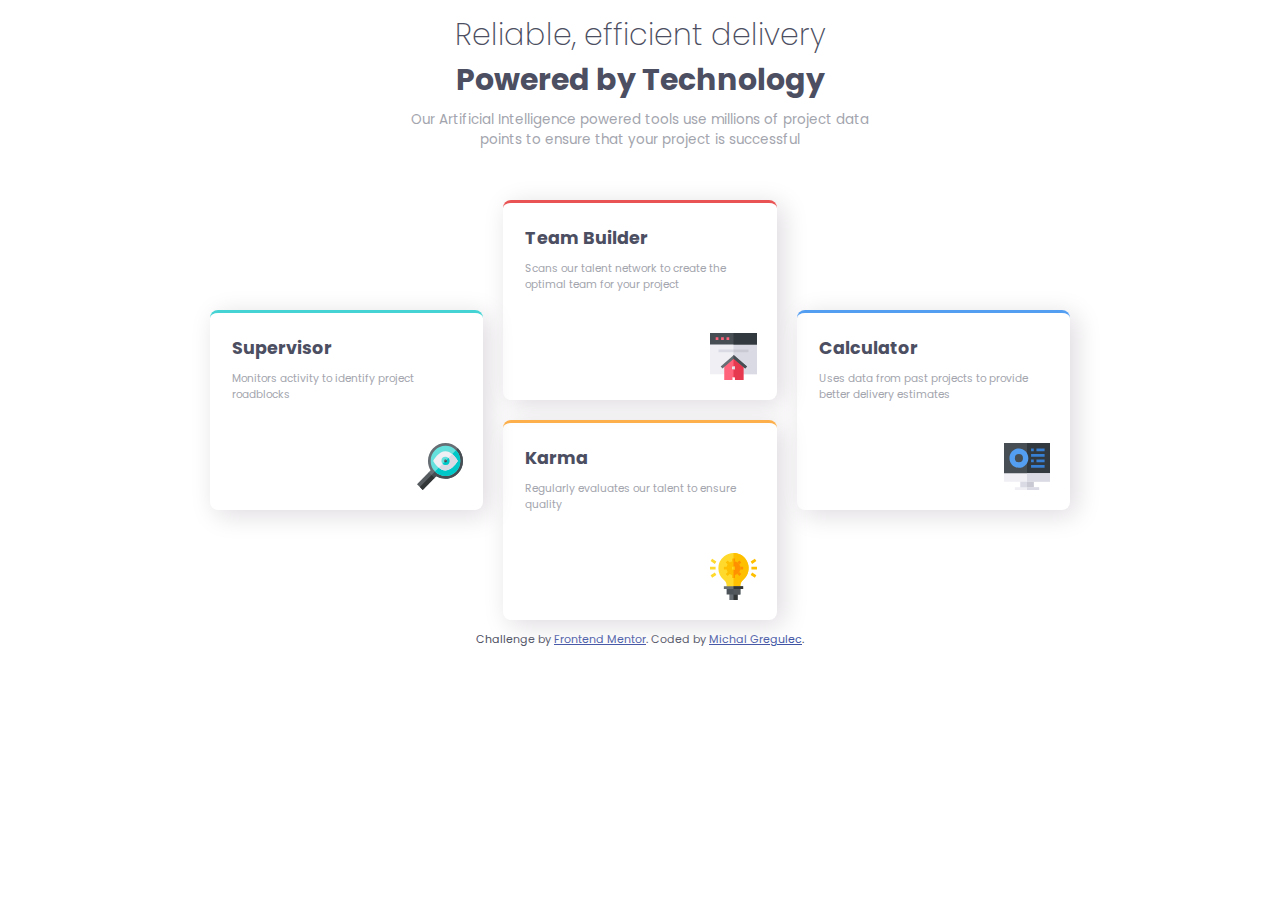
<file: index.html>
<!DOCTYPE html>
<html lang="en">

<head>
    <meta charset="UTF-8">
    <meta name="viewport" content="width=device-width, initial-scale=1.0">
    <!-- displays site properly based on user's device -->

    <link rel="icon" type="image/png" sizes="32x32" href="./images/favicon-32x32.png">

    <title>Frontend Mentor | Four card feature section</title>

    <!-- Feel free to remove these styles or customise in your own stylesheet 👍 -->
    <link rel="stylesheet" href="./style.css">

    <link href="https://fonts.googleapis.com/css2?family=Poppins:wght@200;400;600&display=swap" rel="stylesheet">

</head>

<body>

    <div class="container">

        <div class="header">
            <h2>Reliable, efficient delivery</h2>
            <h1>Powered by Technology</h1>
            <p>Our Artificial Intelligence powered tools use millions of project data points to ensure that your project is successful</p>
        </div>

        <div class="cards-container">
            <div class="card supervisor">
                <h3>Supervisor</h3>
                <p>Monitors activity to identify project roadblocks</p>
                <img src="./images/icon-supervisor.svg" alt="">
            </div>
            <div class="card team">
                <h3>Team Builder</h3>
                <p>Scans our talent network to create the optimal team for your project</p>
                <img src="./images/icon-team-builder.svg" alt="">
            </div>
            <div class="card karma">
                <h3>Karma</h3>
                <p>Regularly evaluates our talent to ensure quality</p>
                <img src="./images/icon-karma.svg" alt="">
            </div>
            <div class="card calculator">
                <h3>Calculator</h3>
                <p>Uses data from past projects to provide better delivery estimates</p>
                <img src="./images/icon-calculator.svg" alt="">
            </div>
        </div>
        <footer>
            <p class="attribution">
                Challenge by <a href="https://www.frontendmentor.io?ref=challenge" target="_blank">Frontend Mentor</a>. Coded by <a href="https://github.com/michalgregu">Michal Gregulec</a>.
            </p>
        </footer>
    </div>


</body>

</html>
</file>
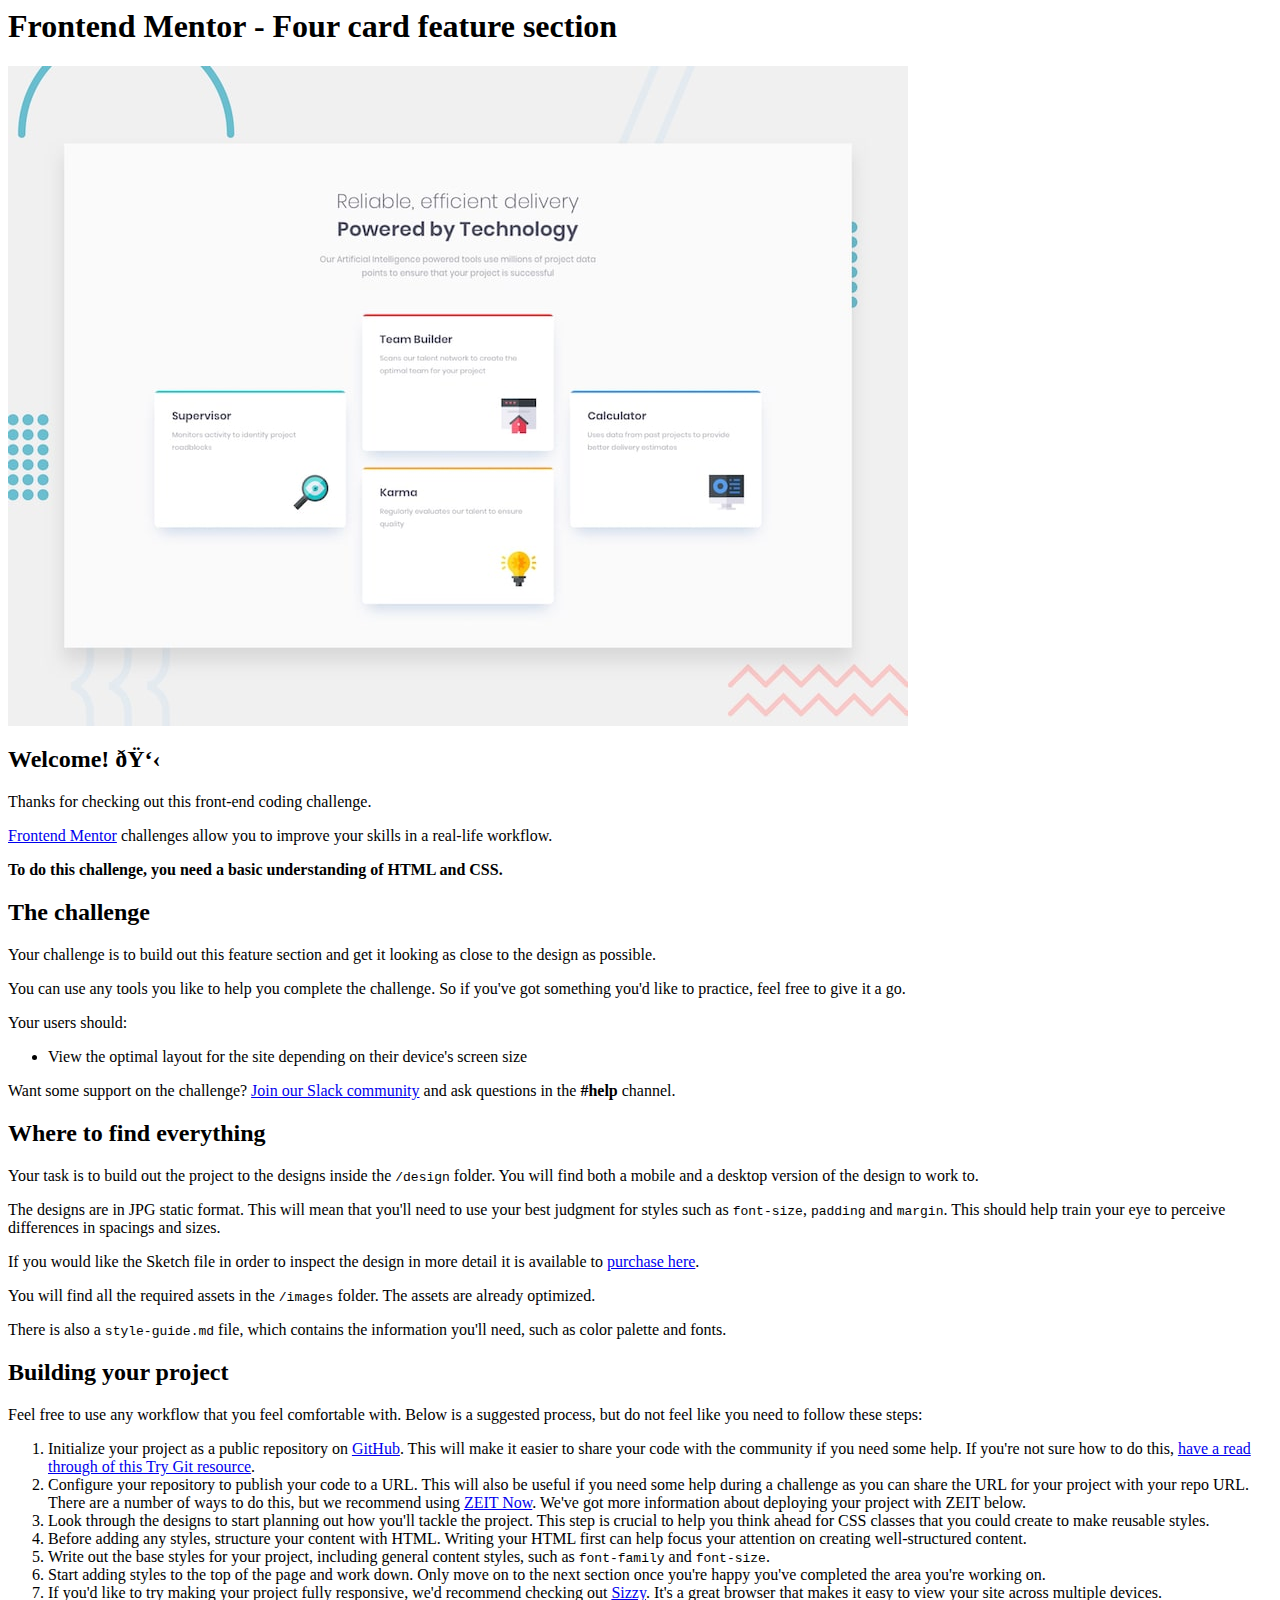
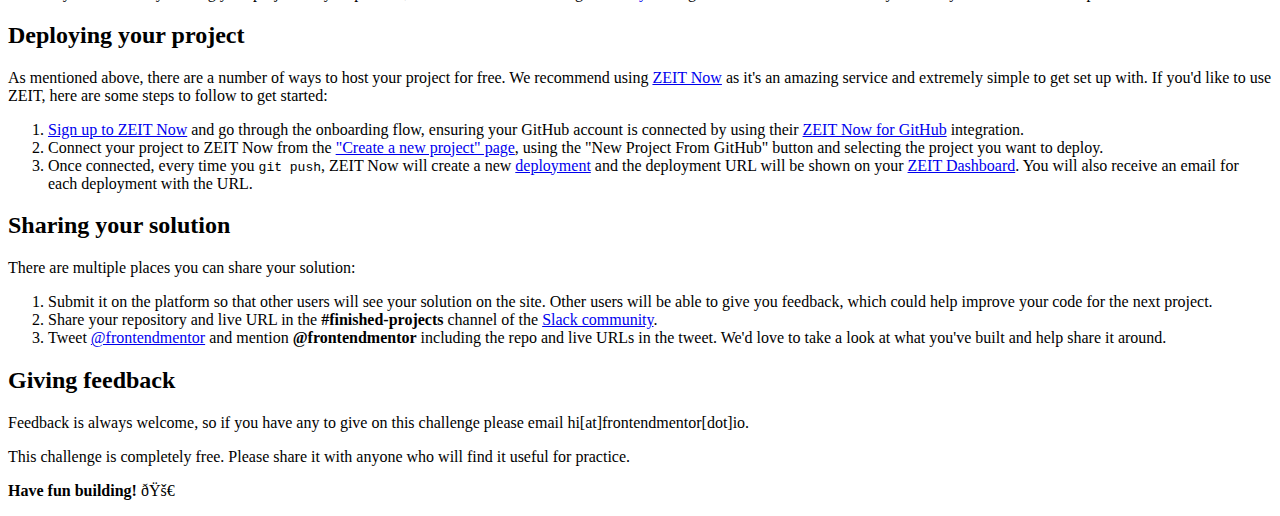
<file: index-1.html>
<html><head><meta http-equiv="Content-Type" content="text/html; charset=utf-8"/><title>Unknown </title></head><body>
<h1 id="frontend-mentor-four-card-feature-section">Frontend Mentor - Four card feature section</h1>
<p><img alt="Design preview for the Four card feature section coding challenge" src="desktop-preview-1.jpg"/></p>
<h2 id="welcome-y">Welcome! ðŸ‘‹</h2>
<p>Thanks for checking out this front-end coding challenge.</p>
<p><a href="https://www.frontendmentor.io">Frontend Mentor</a> challenges allow you to improve your skills in a real-life workflow.</p>
<p><strong>To do this challenge, you need a basic understanding of HTML and CSS.</strong></p>
<h2 id="the-challenge">The challenge</h2>
<p>Your challenge is to build out this feature section and get it looking as close to the design as possible.</p>
<p>You can use any tools you like to help you complete the challenge. So if you've got something you'd like to practice, feel free to give it a go.</p>
<p>Your users should:</p>
<ul>
<li>View the optimal layout for the site depending on their device's screen size</li>
</ul>
<p>Want some support on the challenge? <a href="https://www.frontendmentor.io/slack">Join our Slack community</a> and ask questions in the <strong>#help</strong> channel.</p>
<h2 id="where-to-find-everything">Where to find everything</h2>
<p>Your task is to build out the project to the designs inside the <code>/design</code> folder. You will find both a mobile and a desktop version of the design to work to. </p>
<p>The designs are in JPG static format. This will mean that you'll need to use your best judgment for styles such as <code>font-size</code>, <code>padding</code> and <code>margin</code>. This should help train your eye to perceive differences in spacings and sizes.</p>
<p>If you would like the Sketch file in order to inspect the design in more detail it is available to <a href="https://bmc.xyz/l/uXWTfHQ53">purchase here</a>.</p>
<p>You will find all the required assets in the <code>/images</code> folder. The assets are already optimized.</p>
<p>There is also a <code>style-guide.md</code> file, which contains the information you'll need, such as color palette and fonts.</p>
<h2 id="building-your-project">Building your project</h2>
<p>Feel free to use any workflow that you feel comfortable with. Below is a suggested process, but do not feel like you need to follow these steps:</p>
<ol>
<li>Initialize your project as a public repository on <a href="https://github.com/">GitHub</a>. This will make it easier to share your code with the community if you need some help. If you're not sure how to do this, <a href="https://try.github.io/">have a read through of this Try Git resource</a>.</li>
<li>Configure your repository to publish your code to a URL. This will also be useful if you need some help during a challenge as you can share the URL for your project with your repo URL. There are a number of ways to do this, but we recommend using <a href="http://bit.ly/fem-zeit">ZEIT Now</a>. We've got more information about deploying your project with ZEIT below.</li>
<li>Look through the designs to start planning out how you'll tackle the project. This step is crucial to help you think ahead for CSS classes that you could create to make reusable styles.</li>
<li>Before adding any styles, structure your content with HTML. Writing your HTML first can help focus your attention on creating well-structured content.</li>
<li>Write out the base styles for your project, including general content styles, such as <code>font-family</code> and <code>font-size</code>.</li>
<li>Start adding styles to the top of the page and work down. Only move on to the next section once you're happy you've completed the area you're working on.</li>
<li>If you'd like to try making your project fully responsive, we'd recommend checking out <a href="http://bit.ly/fem-sizzy">Sizzy</a>. It's a great browser that makes it easy to view your site across multiple devices.</li>
</ol>
<h2 id="deploying-your-project">Deploying your project</h2>
<p>As mentioned above, there are a number of ways to host your project for free. We recommend using <a href="http://bit.ly/fem-zeit">ZEIT Now</a> as it's an amazing service and extremely simple to get set up with. If you'd like to use ZEIT, here are some steps to follow to get started:</p>
<ol>
<li><a href="http://bit.ly/fem-zeit-signup">Sign up to ZEIT Now</a> and go through the onboarding flow, ensuring your GitHub account is connected by using their <a href="https://zeit.co/docs/v2/git-integrations/zeit-now-for-github">ZEIT Now for GitHub</a> integration.</li>
<li>Connect your project to ZEIT Now from the <a href="https://zeit.co/new">"Create a new project" page</a>, using the "New Project From GitHub" button and selecting the project you want to deploy.</li>
<li>Once connected, every time you <code>git push</code>, ZEIT Now will create a new <a href="https://zeit.co/docs/v2/platform/deployments">deployment</a> and the deployment URL will be shown on your <a href="https://zeit.co/dashboard">ZEIT Dashboard</a>. You will also receive an email for each deployment with the URL.</li>
</ol>
<h2 id="sharing-your-solution">Sharing your solution</h2>
<p>There are multiple places you can share your solution:</p>
<ol>
<li>Submit it on the platform so that other users will see your solution on the site. Other users will be able to give you feedback, which could help improve your code for the next project.</li>
<li>Share your repository and live URL in the <strong>#finished-projects</strong> channel of the <a href="https://www.frontendmentor.io/slack">Slack community</a>.</li>
<li>Tweet <a href="https://twitter.com/frontendmentor">@frontendmentor</a> and mention <strong>@frontendmentor</strong> including the repo and live URLs in the tweet. We'd love to take a look at what you've built and help share it around.</li>
</ol>
<h2 id="giving-feedback">Giving feedback</h2>
<p>Feedback is always welcome, so if you have any to give on this challenge please email hi[at]frontendmentor[dot]io.</p>
<p>This challenge is completely free. Please share it with anyone who will find it useful for practice.</p>
<p><strong>Have fun building!</strong> ðŸš€</p>
</body></html>
</file>
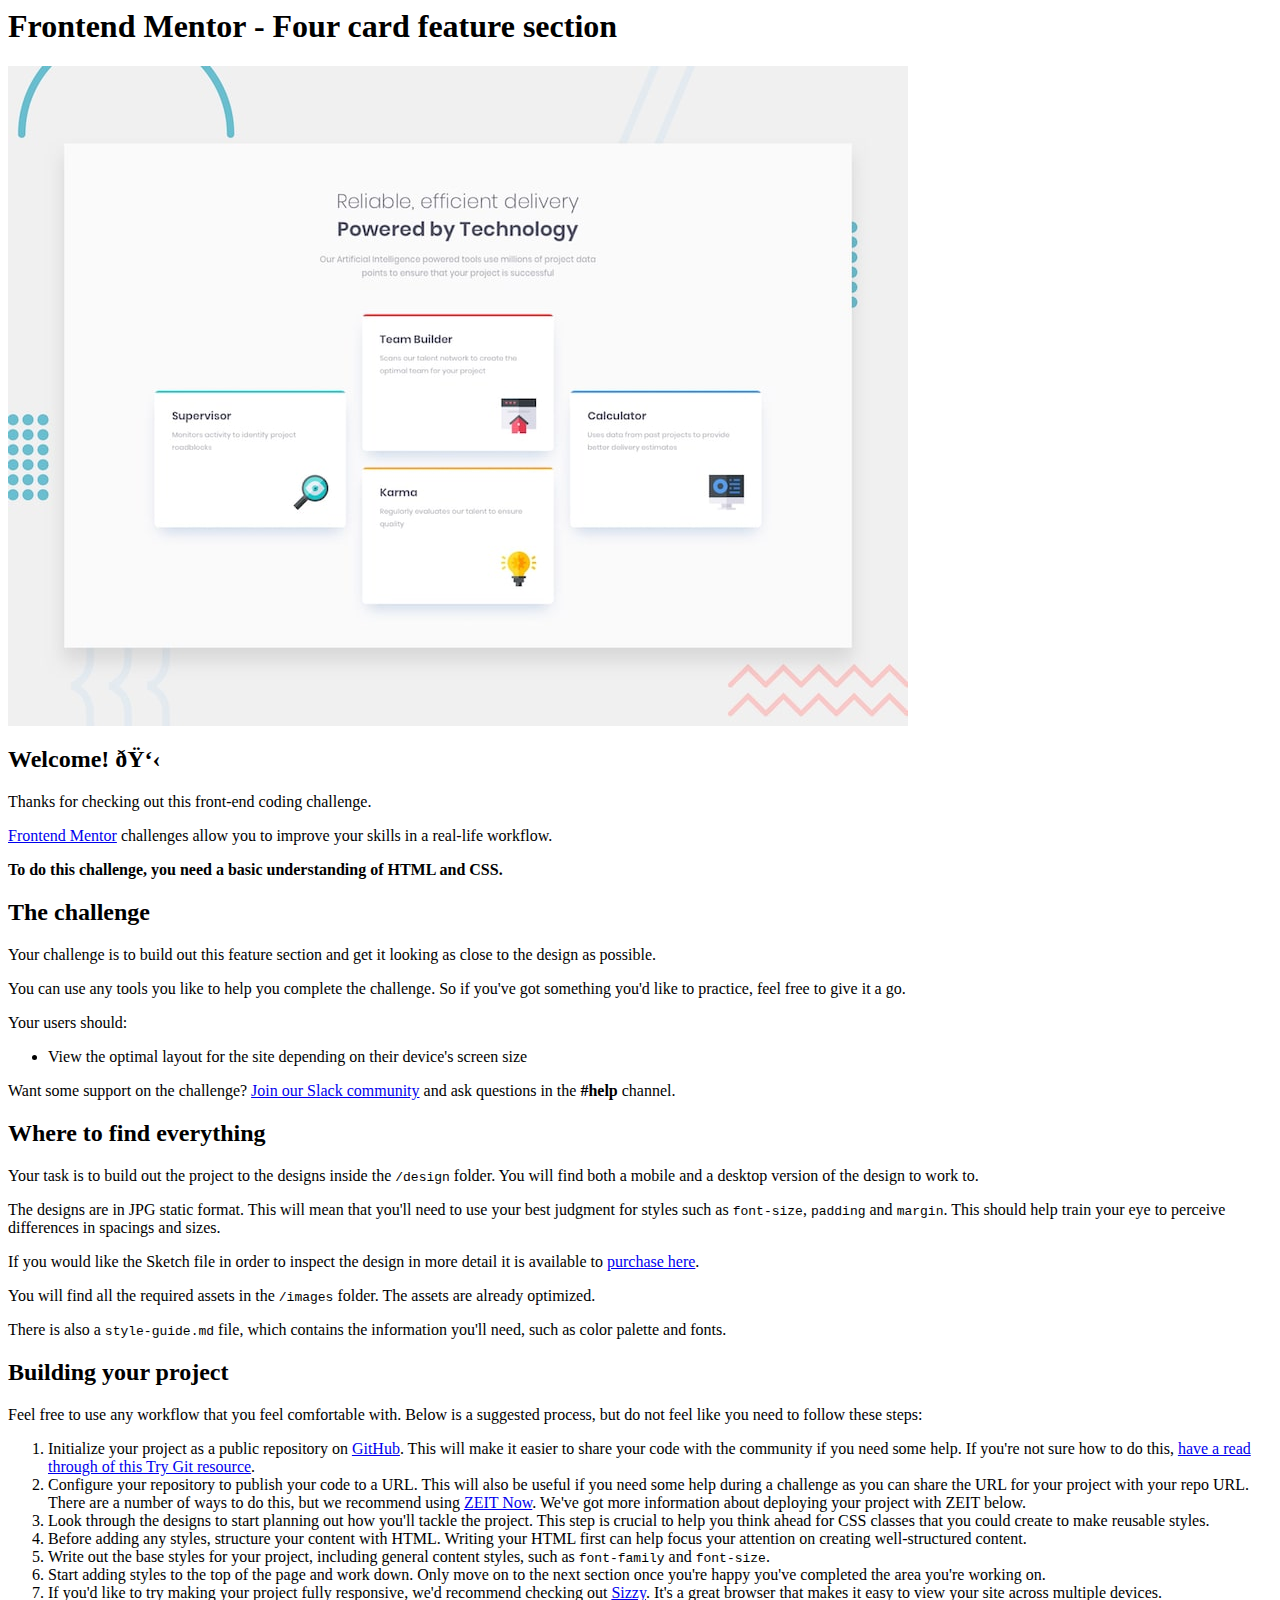
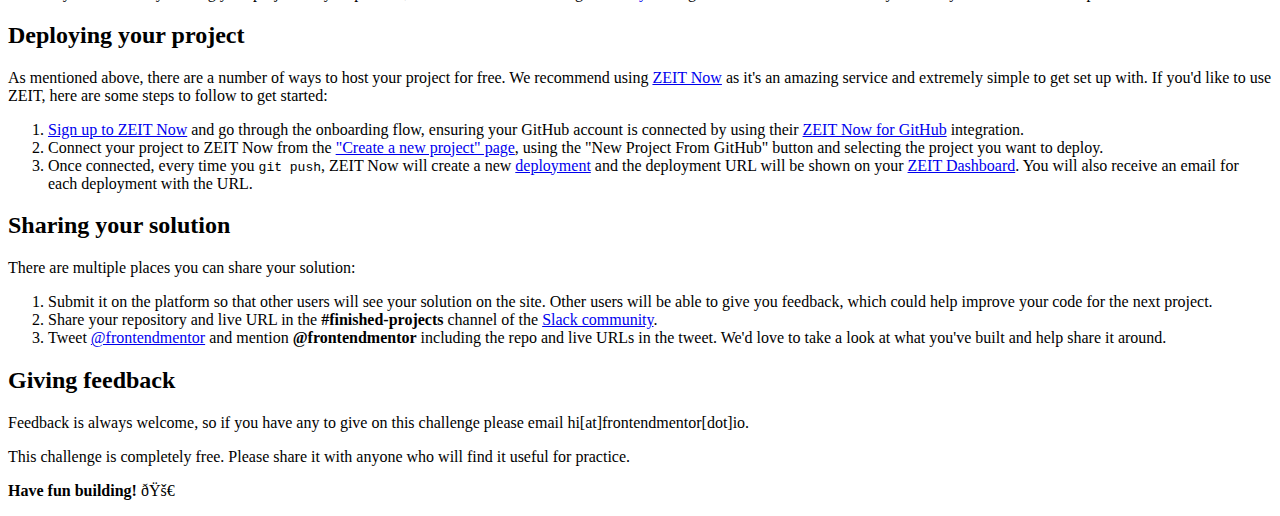
<file: index-2.html>
<html><head><meta http-equiv="Content-Type" content="text/html; charset=utf-8"/><title>Unknown </title></head><body>
<h1 id="frontend-mentor-four-card-feature-section">Frontend Mentor - Four card feature section</h1>
<p><img alt="Design preview for the Four card feature section coding challenge" src="desktop-preview-2.jpg"/></p>
<h2 id="welcome-y">Welcome! ðŸ‘‹</h2>
<p>Thanks for checking out this front-end coding challenge.</p>
<p><a href="https://www.frontendmentor.io">Frontend Mentor</a> challenges allow you to improve your skills in a real-life workflow.</p>
<p><strong>To do this challenge, you need a basic understanding of HTML and CSS.</strong></p>
<h2 id="the-challenge">The challenge</h2>
<p>Your challenge is to build out this feature section and get it looking as close to the design as possible.</p>
<p>You can use any tools you like to help you complete the challenge. So if you've got something you'd like to practice, feel free to give it a go.</p>
<p>Your users should:</p>
<ul>
<li>View the optimal layout for the site depending on their device's screen size</li>
</ul>
<p>Want some support on the challenge? <a href="https://www.frontendmentor.io/slack">Join our Slack community</a> and ask questions in the <strong>#help</strong> channel.</p>
<h2 id="where-to-find-everything">Where to find everything</h2>
<p>Your task is to build out the project to the designs inside the <code>/design</code> folder. You will find both a mobile and a desktop version of the design to work to. </p>
<p>The designs are in JPG static format. This will mean that you'll need to use your best judgment for styles such as <code>font-size</code>, <code>padding</code> and <code>margin</code>. This should help train your eye to perceive differences in spacings and sizes.</p>
<p>If you would like the Sketch file in order to inspect the design in more detail it is available to <a href="https://bmc.xyz/l/uXWTfHQ53">purchase here</a>.</p>
<p>You will find all the required assets in the <code>/images</code> folder. The assets are already optimized.</p>
<p>There is also a <code>style-guide.md</code> file, which contains the information you'll need, such as color palette and fonts.</p>
<h2 id="building-your-project">Building your project</h2>
<p>Feel free to use any workflow that you feel comfortable with. Below is a suggested process, but do not feel like you need to follow these steps:</p>
<ol>
<li>Initialize your project as a public repository on <a href="https://github.com/">GitHub</a>. This will make it easier to share your code with the community if you need some help. If you're not sure how to do this, <a href="https://try.github.io/">have a read through of this Try Git resource</a>.</li>
<li>Configure your repository to publish your code to a URL. This will also be useful if you need some help during a challenge as you can share the URL for your project with your repo URL. There are a number of ways to do this, but we recommend using <a href="http://bit.ly/fem-zeit">ZEIT Now</a>. We've got more information about deploying your project with ZEIT below.</li>
<li>Look through the designs to start planning out how you'll tackle the project. This step is crucial to help you think ahead for CSS classes that you could create to make reusable styles.</li>
<li>Before adding any styles, structure your content with HTML. Writing your HTML first can help focus your attention on creating well-structured content.</li>
<li>Write out the base styles for your project, including general content styles, such as <code>font-family</code> and <code>font-size</code>.</li>
<li>Start adding styles to the top of the page and work down. Only move on to the next section once you're happy you've completed the area you're working on.</li>
<li>If you'd like to try making your project fully responsive, we'd recommend checking out <a href="http://bit.ly/fem-sizzy">Sizzy</a>. It's a great browser that makes it easy to view your site across multiple devices.</li>
</ol>
<h2 id="deploying-your-project">Deploying your project</h2>
<p>As mentioned above, there are a number of ways to host your project for free. We recommend using <a href="http://bit.ly/fem-zeit">ZEIT Now</a> as it's an amazing service and extremely simple to get set up with. If you'd like to use ZEIT, here are some steps to follow to get started:</p>
<ol>
<li><a href="http://bit.ly/fem-zeit-signup">Sign up to ZEIT Now</a> and go through the onboarding flow, ensuring your GitHub account is connected by using their <a href="https://zeit.co/docs/v2/git-integrations/zeit-now-for-github">ZEIT Now for GitHub</a> integration.</li>
<li>Connect your project to ZEIT Now from the <a href="https://zeit.co/new">"Create a new project" page</a>, using the "New Project From GitHub" button and selecting the project you want to deploy.</li>
<li>Once connected, every time you <code>git push</code>, ZEIT Now will create a new <a href="https://zeit.co/docs/v2/platform/deployments">deployment</a> and the deployment URL will be shown on your <a href="https://zeit.co/dashboard">ZEIT Dashboard</a>. You will also receive an email for each deployment with the URL.</li>
</ol>
<h2 id="sharing-your-solution">Sharing your solution</h2>
<p>There are multiple places you can share your solution:</p>
<ol>
<li>Submit it on the platform so that other users will see your solution on the site. Other users will be able to give you feedback, which could help improve your code for the next project.</li>
<li>Share your repository and live URL in the <strong>#finished-projects</strong> channel of the <a href="https://www.frontendmentor.io/slack">Slack community</a>.</li>
<li>Tweet <a href="https://twitter.com/frontendmentor">@frontendmentor</a> and mention <strong>@frontendmentor</strong> including the repo and live URLs in the tweet. We'd love to take a look at what you've built and help share it around.</li>
</ol>
<h2 id="giving-feedback">Giving feedback</h2>
<p>Feedback is always welcome, so if you have any to give on this challenge please email hi[at]frontendmentor[dot]io.</p>
<p>This challenge is completely free. Please share it with anyone who will find it useful for practice.</p>
<p><strong>Have fun building!</strong> ðŸš€</p>
</body></html>
</file>
<file: style.css>
:root {
    font-family: 'Poppins', sans-serif;
    font-size: 15px;
    color: hsl(234, 12%, 34%);
    margin: 0;
    padding: 0;
    box-sizing: border-box;
    --main-text: hsl(234, 12%, 34%);
    --p-text: hsl(229, 6%, 66%);
}

.container {
    padding: 0;
    margin: 0;
    top: 0;
}

.header {
    margin-left: auto;
    margin-right: auto;
    text-align: center;
    width: 60vw;
    display: block;
    line-height: 20px;
    width: 480px;
    margin-bottom: 50px;
}

.header h2 {
    font-weight: 200;
    font-size: 2rem;
}

.header p {
    color: var(--p-text);
    font-size: .9rem;
}

.cards-container {
    margin: auto;
    width: 940px;
    display: grid;
    grid-template-columns: repeat(auto-fit, minmax(1fr));
    grid-template-rows: repeat(2, 1fr);
    grid-template-areas: "supervisor team calculator" "supervisor karma calculator";
    grid-gap: 20px;
    width: 860px;
    height: 420px;
}

.card {
    padding: 22px;
    overflow: hidden;
    webkit-box-shadow: 6px 5px 26px 0px rgba(222, 218, 222, 1);
    -moz-box-shadow: 6px 5px 26px 0px rgba(222, 218, 222, 1);
    box-shadow: 6px 5px 26px 0px rgba(222, 218, 222, 1);
    border-radius: 8px;
    position: relative;
    box-sizing: border-box;
}

.card p {
    font-size: .7rem;
    color: var(--p-text);
}

.card h3 {
    padding: 0;
    margin-top: 0;
    margin-bottom: 0;
}

.card img {
    position: absolute;
    bottom: 20px;
    right: 20px;
    max-width: 17%;
}

.karma {
    grid-area: karma;
    border-top: 3px solid hsl(34, 97%, 64%);
}

.team {
    grid-area: team;
    border-top: 3px solid hsl(0, 78%, 62%);
}

.supervisor {
    grid-area: supervisor;
    align-self: center;
    height: 200px;
    border-top: 3px solid hsl(180, 62%, 55%);
}

.calculator {
    grid-area: calculator;
    align-self: center;
    height: 200px;
    border-top: 3px solid hsl(212, 86%, 64%);
}

.attribution {
    font-size: 11px;
    text-align: center;
}

.attribution a {
    color: hsl(228, 45%, 44%);
}

@media (max-width: 875px) {
    .cards-container {
        grid-template-columns: repeat(2, 1fr);
        grid-template-areas: 'team calculator' 'supervisor karma';
        width: 550px;
    }
    .cards {
        width: 250px;
    }
}

@media (max-width: 580px) {
    .cards-container {
        grid-template-columns: 1fr;
        grid-template-rows: repeat(4, 1fr);
        grid-template-areas: 'team' 'calculator' 'supervisor' 'karma';
        width: 300px;
        height: 100%;
    }
    .karma {
        align-self: center;
        height: 200px;
    }
    .team {
        align-self: center;
        height: 200px;
    }
    .header {
        line-height: 30px;
        width: 280px;
        margin-bottom: 50px;
        margin-top: 20px;
    }
    .header h2 {
        font-weight: 200;
        font-size: 21px;
        margin-bottom: 0;
    }
    .header p {
        font-size: 14px;
        line-height: 17px;
    }
    .header h1 {
        font-size: 22px;
        margin-top: 0;
    }
}
</file>
